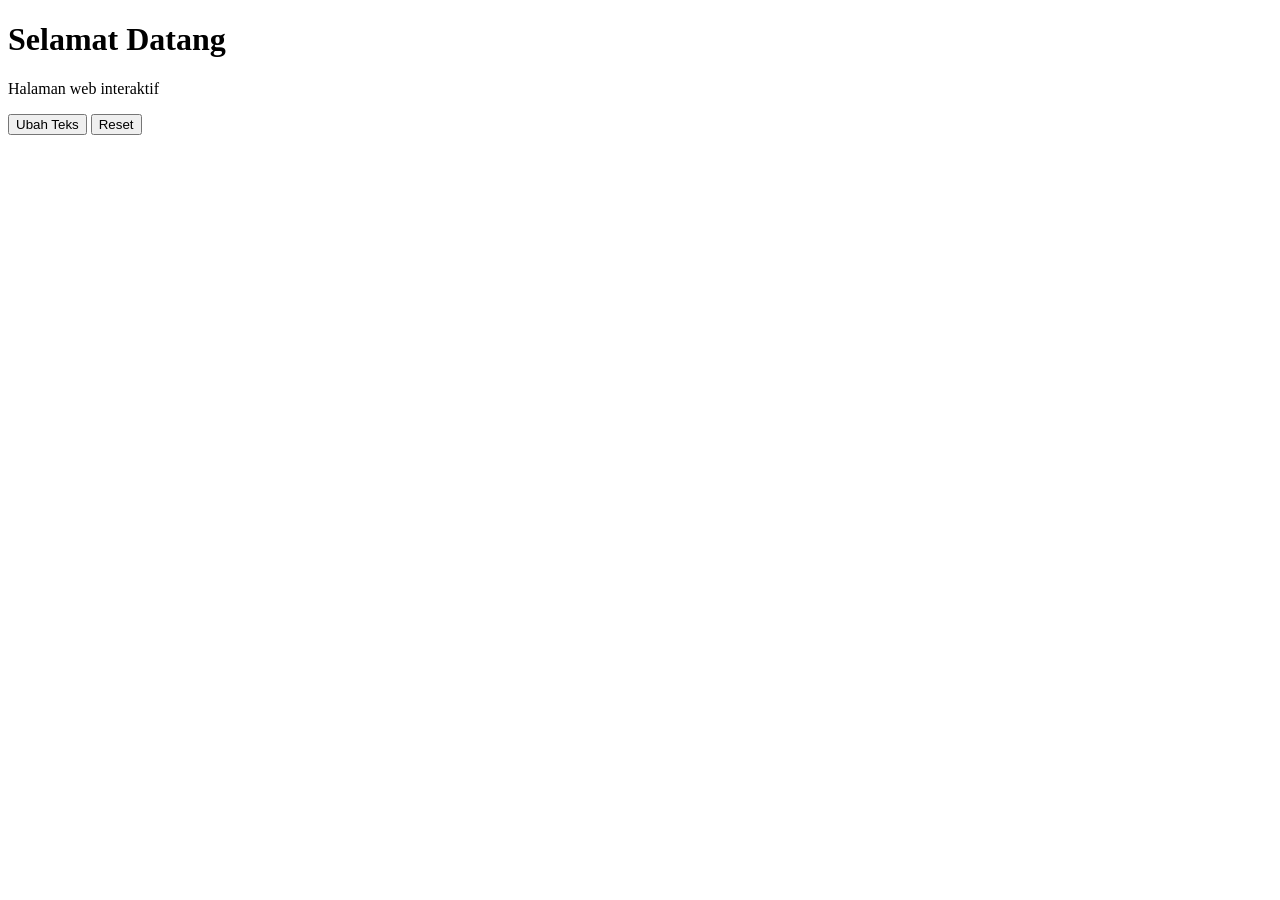
<file: index.html>
<!DOCTYPE html>
<html lang="id">
    <head>
       <title>JavaScript Eksternal</title>
    </head>
    <body>
       <h1 id="judul">Selamat Datang</h1>
       <p id="deskripsi">Halaman web interaktif</p>

       <button id="btnUbah">Ubah Teks</button>
       <button id="btnReset">Reset</button>

       <!-- Hubungkan file JS di akhir body -->
       <script src="script.js"></script>
    </body>
    </html>
</file>
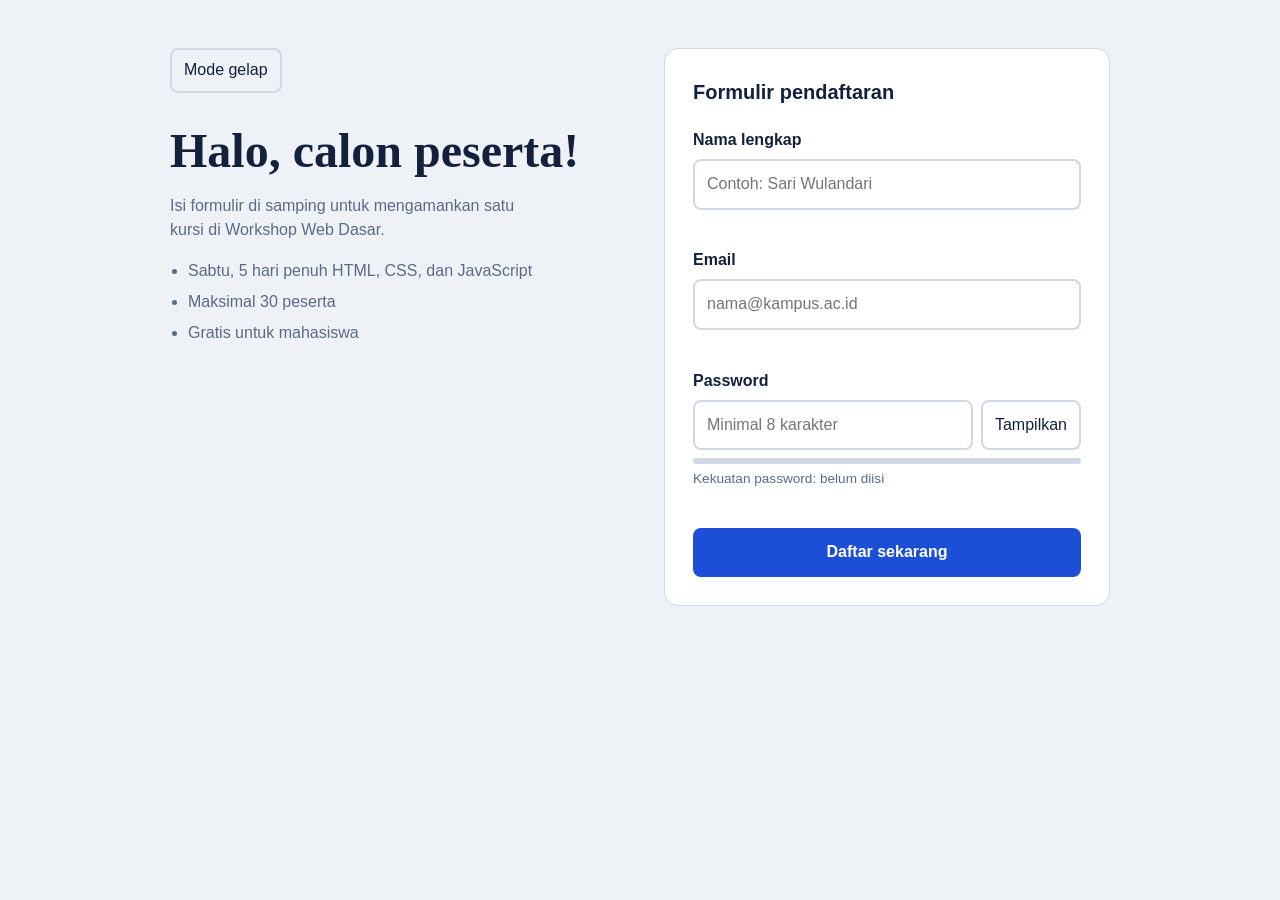
<file: tugas JavaScript/index.html>
<!DOCTYPE html>
<html lang="id">
<head>
  <meta charset="UTF-8">
  <meta name="viewport" content="width=device-width, initial-scale=1">
  <title>Daftar Workshop Web | Tugas JavaScript</title>
  <link rel="stylesheet" href="style.css">
</head>
<body>
  <main class="layout">

    <!-- Kolom kiri: sapaan yang berubah mengikuti input nama (Manipulasi DOM) -->
    <section class="intro">
      <button id="themeToggle" class="ghost" type="button">Mode gelap</button>
      <h1 id="greeting">Halo, calon peserta!</h1>
      <p id="greetingSub">Isi formulir di samping untuk mengamankan satu kursi di Workshop Web Dasar.</p>
      <ul class="facts">
        <li>Sabtu, 5 hari penuh HTML, CSS, dan JavaScript</li>
        <li>Maksimal 30 peserta</li>
        <li>Gratis untuk mahasiswa</li>
      </ul>
    </section>

    <!-- Kolom kanan: formulir pendaftaran -->
    <section class="card" aria-labelledby="formTitle">
      <h2 id="formTitle">Formulir pendaftaran</h2>

      <form id="registerForm" novalidate>
        <div class="field">
          <label for="nama">Nama lengkap</label>
          <input type="text" id="nama" name="nama" autocomplete="name" placeholder="Contoh: Sari Wulandari">
          <small class="error" id="namaError" role="alert"></small>
        </div>

        <div class="field">
          <label for="email">Email</label>
          <input type="email" id="email" name="email" autocomplete="email" placeholder="nama@kampus.ac.id">
          <small class="error" id="emailError" role="alert"></small>
        </div>

        <div class="field">
          <label for="password">Password</label>
          <div class="password-row">
            <input type="password" id="password" name="password" autocomplete="new-password" placeholder="Minimal 8 karakter">
            <button type="button" id="togglePassword" class="ghost">Tampilkan</button>
          </div>
          <div class="meter" aria-hidden="true"><span id="meterBar"></span></div>
          <small class="hint" id="meterText">Kekuatan password: belum diisi</small>
          <small class="error" id="passwordError" role="alert"></small>
        </div>

        <button type="submit" class="primary">Daftar sekarang</button>
      </form>

      <!-- Muncul setelah semua validasi lolos -->
      <div id="successBox" class="success" hidden>
        <h3 id="successTitle"></h3>
        <p id="successText"></p>
        <button type="button" id="resetBtn" class="ghost">Daftarkan peserta lain</button>
      </div>
    </section>

  </main>
  <script src="script.js"></script>
</body>
</html>
</file>
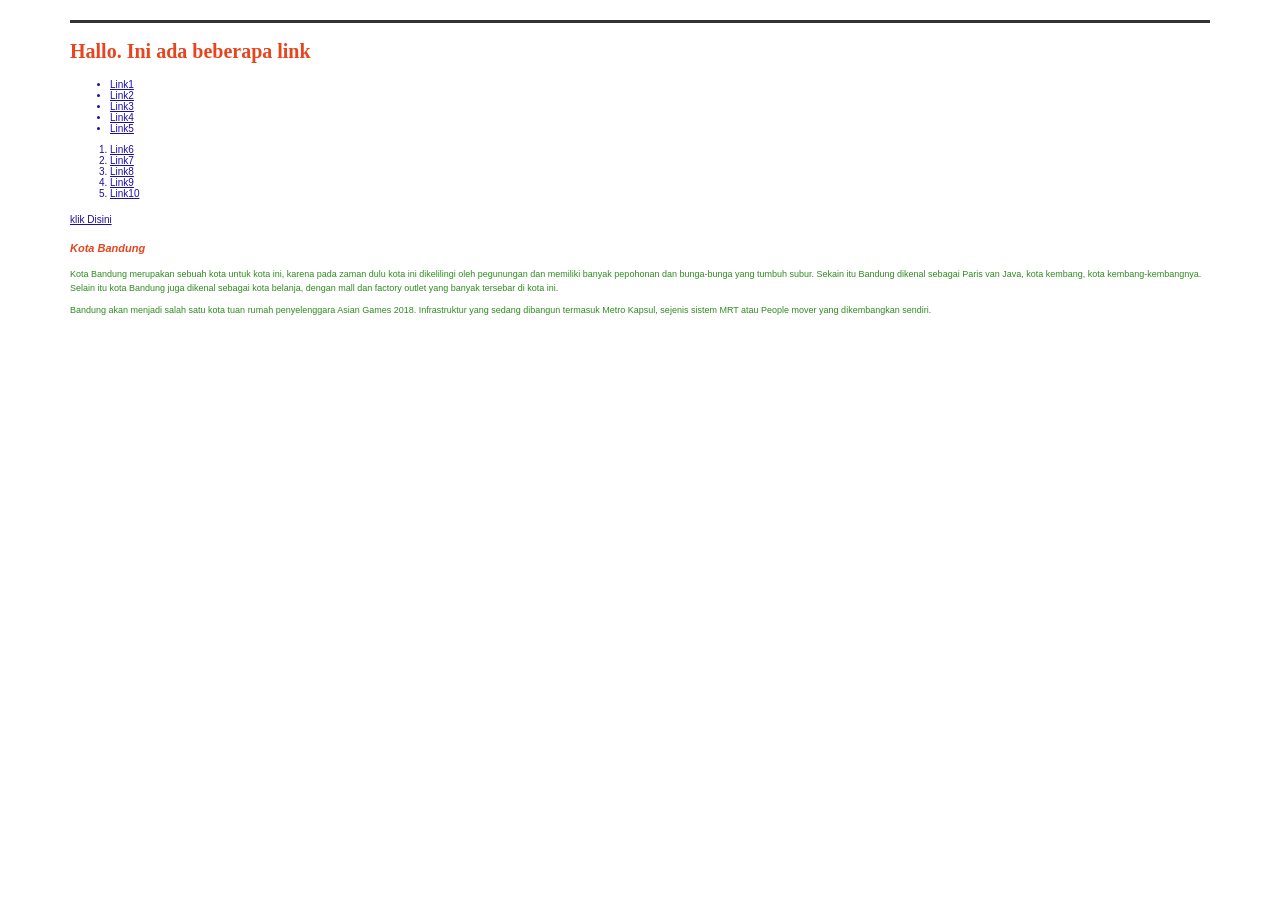
<file: Tugas html dan css/tugas.html>
<!DOCTYPE html>
<html lang="id">
<head>
  <meta charset="UTF-8">
  <meta name="viewport" content="width=device-width, initial-scale=1.0">
  <title>Beberapa Link</title>
  <style>
    body {
      margin: 20px 70px;
      font-family: Arial, Helvetica, sans-serif;
      background-color: #ffffff;
    }

    hr {
      border: none;
      border-top: 3px solid #333333;
      margin-bottom: 10px;
    }

    h2 {
      color: #e8451e;
      font-family: "Times New Roman", serif;
      font-size: 20px;
    }

    ul, ol {
      font-size: 10px;
      color: #1a0dab;
    }

    a {
      color: #1a0dab;
    }

    a.kik {
      font-size: 10px;
    }

    h4 {
      color: #e8451e;
      font-style: italic;
      font-size: 11px;
    }

    p {
      color: #2e8b1e;
      font-size: 9px;
      line-height: 1.5;
    }
  </style>
</head>
<body>

  <hr>

  <h2>Hallo. Ini ada beberapa link</h2>

  <!-- Daftar tidak bernomor -->
  <ul>
    <li><a href="#">Link1</a></li>
    <li><a href="#">Link2</a></li>
    <li><a href="#">Link3</a></li>
    <li><a href="#">Link4</a></li>
    <li><a href="#">Link5</a></li>
  </ul>

  <!-- Daftar bernomor -->
  <ol>
    <li><a href="#">Link6</a></li>
    <li><a href="#">Link7</a></li>
    <li><a href="#">Link8</a></li>
    <li><a href="#">Link9</a></li>
    <li><a href="#">Link10</a></li>
  </ol>

  <a href="#" class="kik">klik Disini</a>

  <h4>Kota Bandung</h4>

  <p>
    Kota Bandung merupakan sebuah kota untuk kota ini, karena pada zaman dulu kota ini dikelilingi
    oleh pegunungan dan memiliki banyak pepohonan dan bunga-bunga yang tumbuh subur. Sekain itu
    Bandung dikenal sebagai Paris van Java, kota kembang, kota kembang-kembangnya. Selain itu kota
    Bandung juga dikenal sebagai kota belanja, dengan mall dan factory outlet yang banyak tersebar
    di kota ini.
  </p>

  <p>
    Bandung akan menjadi salah satu kota tuan rumah penyelenggara Asian Games 2018. Infrastruktur
    yang sedang dibangun termasuk Metro Kapsul, sejenis sistem MRT atau People mover yang
    dikembangkan sendiri.
  </p>

</body>
</html>
</file>
<file: tugas JavaScript/style.css>
/* ===== Variabel warna (mudah diganti, dipakai juga untuk mode gelap) ===== */
:root {
  --bg: #eef2f7;
  --surface: #ffffff;
  --ink: #14213d;
  --muted: #5b6b82;
  --line: #cfd8e3;
  --accent: #1d4ed8;
  --accent-ink: #ffffff;
  --danger: #b42318;
  --ok: #16794c;
  --warn: #b7791f;
}

/* Mode gelap diaktifkan lewat class pada <body> (diatur di script.js) */
body.dark {
  --bg: #0f1724;
  --surface: #172236;
  --ink: #e8eef8;
  --muted: #9fb0c8;
  --line: #2c3b55;
  --accent: #7aa2ff;
  --accent-ink: #0f1724;
  --danger: #ff8a80;
  --ok: #5fd39a;
  --warn: #f2c14e;
}

* { box-sizing: border-box; }

body {
  margin: 0;
  font-family: "Trebuchet MS", "Segoe UI", sans-serif;
  background: var(--bg);
  color: var(--ink);
  line-height: 1.55;
  transition: background .25s, color .25s;
}

/* ===== Tata letak dua kolom, jadi satu kolom di layar kecil ===== */
.layout {
  max-width: 980px;
  margin: 0 auto;
  padding: 48px 20px;
  display: grid;
  grid-template-columns: 1fr 1fr;
  gap: 48px;
  align-items: start;
}

.intro h1 {
  font-family: Georgia, "Times New Roman", serif;
  font-size: clamp(2rem, 5vw, 3rem);
  line-height: 1.1;
  margin: 32px 0 12px;
  overflow-wrap: anywhere;
}
.intro p { color: var(--muted); max-width: 42ch; }

.facts { padding-left: 18px; color: var(--muted); }
.facts li { margin-bottom: 6px; }

/* ===== Kartu formulir ===== */
.card {
  background: var(--surface);
  border: 1px solid var(--line);
  border-radius: 14px;
  padding: 28px;
}
.card h2 { margin: 0 0 20px; font-size: 1.25rem; }

.field { margin-bottom: 18px; }
label { display: block; font-weight: 700; margin-bottom: 6px; }

input {
  width: 100%;
  padding: 11px 12px;
  font: inherit;
  color: var(--ink);
  background: var(--surface);
  border: 2px solid var(--line);
  border-radius: 8px;
  transition: border-color .15s;
}
input:focus { outline: 3px solid color-mix(in srgb, var(--accent) 35%, transparent); border-color: var(--accent); }
input.invalid { border-color: var(--danger); }
input.valid { border-color: var(--ok); }

.password-row { display: flex; gap: 8px; }

.error { display: block; min-height: 1.2em; margin-top: 4px; color: var(--danger); font-size: .875rem; }
.hint { display: block; color: var(--muted); font-size: .85rem; margin-top: 4px; }

/* ===== Indikator kekuatan password ===== */
.meter { height: 6px; background: var(--line); border-radius: 99px; margin-top: 8px; overflow: hidden; }
#meterBar { display: block; height: 100%; width: 0; background: var(--danger); transition: width .2s, background .2s; }

/* ===== Tombol ===== */
button { font: inherit; cursor: pointer; border-radius: 8px; }
button:focus-visible { outline: 3px solid var(--accent); outline-offset: 2px; }

.primary {
  width: 100%;
  padding: 12px;
  border: 0;
  font-weight: 700;
  background: var(--accent);
  color: var(--accent-ink);
}
.primary:hover { filter: brightness(1.08); }

.ghost {
  padding: 8px 12px;
  background: transparent;
  color: var(--ink);
  border: 2px solid var(--line);
  white-space: nowrap;
}
.ghost:hover { border-color: var(--accent); }

/* ===== Kotak sukses ===== */
.success { border: 2px solid var(--ok); border-radius: 10px; padding: 18px; margin-top: 8px; }
.success h3 { margin: 0 0 6px; color: var(--ok); }

/* ===== Responsif ===== */
@media (max-width: 760px) {
  .layout { grid-template-columns: 1fr; gap: 24px; padding: 24px 16px; }
  .intro h1 { margin-top: 20px; }
}
@media (prefers-reduced-motion: reduce) {
  * { transition: none !important; }
}
</file>
